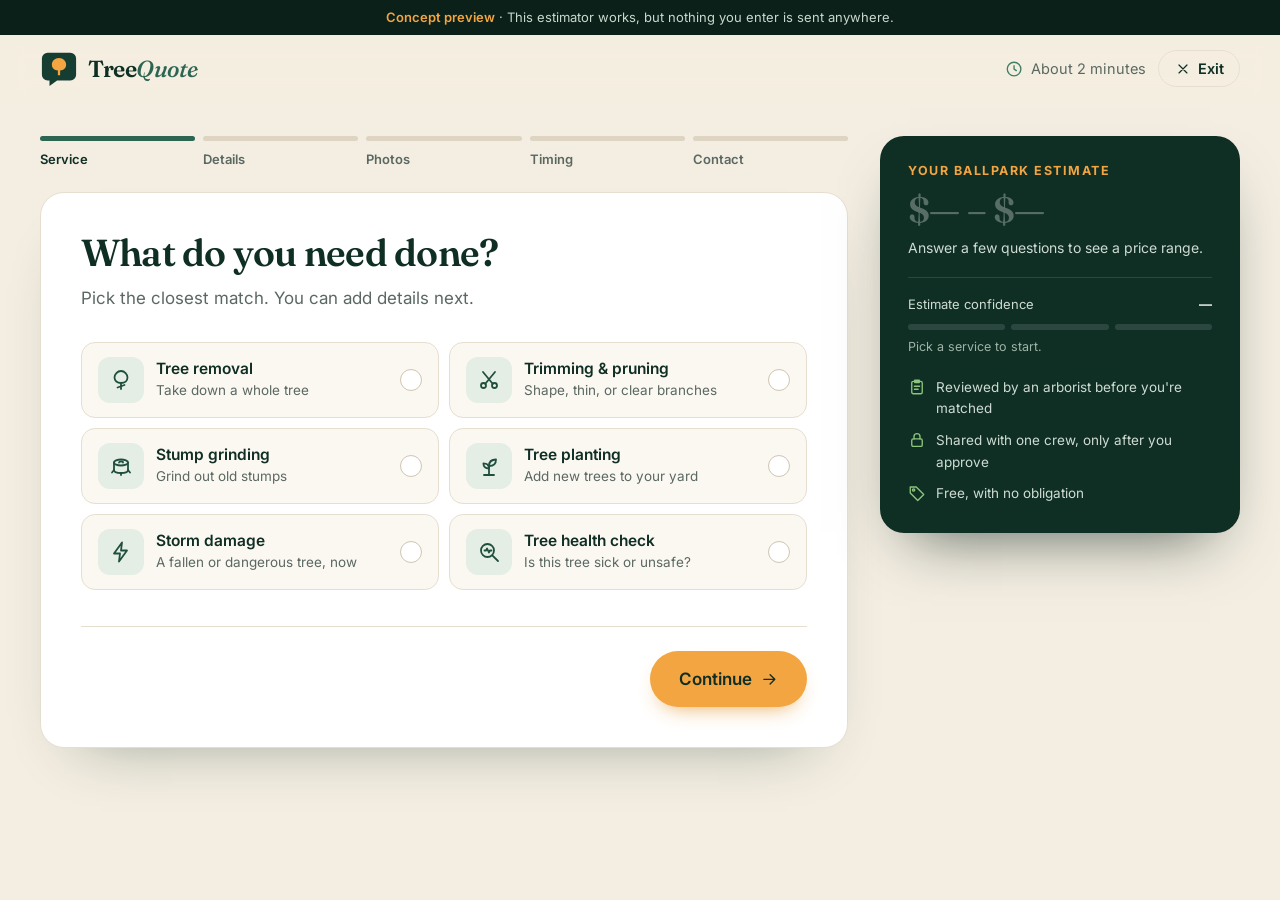
<file: quote.html>
<!doctype html>
<html lang="en">
<head>
  <meta charset="utf-8">
  <meta name="viewport" content="width=device-width, initial-scale=1">
  <title>Get a free quote — TreeQuote</title>
  <meta name="description" content="Answer a few questions, add photos, and see a ballpark price for tree removal, trimming, stump grinding, or planting in about two minutes.">
  <meta name="robots" content="noindex">
  <link rel="icon" href="assets/img/favicon.svg" type="image/svg+xml">
  <link rel="preconnect" href="https://fonts.googleapis.com">
  <link rel="preconnect" href="https://fonts.gstatic.com" crossorigin>
  <link href="https://fonts.googleapis.com/css2?family=Fraunces:ital,opsz,wght@0,9..144,400..700;1,9..144,400..700&family=Inter:wght@400;500;600;700&display=swap" rel="stylesheet">
  <link rel="stylesheet" href="assets/css/styles.css">
  <script>document.documentElement.classList.add('js')</script>
</head>
<body class="quote-page">
  <div class="demo-bar"><strong>Concept preview</strong> · This estimator works, but nothing you enter is sent anywhere.</div>

  <header class="site-header quote-header">
    <div class="container nav">
      <a class="brand" href="index.html" aria-label="TreeQuote home">
        <svg viewBox="0 0 40 40" aria-hidden="true"><path d="M8 3h24a6 6 0 0 1 6 6v17a6 6 0 0 1-6 6H18l-8 6v-6H8a6 6 0 0 1-6-6V9a6 6 0 0 1 6-6z" fill="#163d31"/><path d="M20 8.5c-4.4 0-7.5 3.2-7.5 6.9 0 3.3 2.6 5.8 6.3 6.1v5h2.4v-5c3.7-.3 6.3-2.8 6.3-6.1 0-3.7-3.1-6.9-7.5-6.9z" fill="#f2a541"/></svg>
        <span>Tree<em>Quote</em></span>
      </a>
      <div class="nav-cta">
        <span class="help"><svg class="ic" aria-hidden="true"><use href="#i-clock"/></svg>About 2 minutes</span>
        <a class="btn btn-ghost btn-sm" href="index.html"><svg class="ic" aria-hidden="true"><use href="#i-x"/></svg>Exit</a>
      </div>
    </div>
  </header>

  <main id="main" class="container quote-shell">
    <div>
      <ol class="progress" aria-label="Progress">
        <li>Service</li>
        <li>Details</li>
        <li>Photos</li>
        <li>Timing</li>
        <li>Contact</li>
      </ol>

      <form id="quote-form" class="wizard" novalidate>
        <!-- 1. Service -->
        <section class="step active" data-step="service">
          <h1>What do you need done?</h1>
          <p class="step-lede">Pick the closest match. You can add details next.</p>
          <fieldset class="q">
            <legend class="sr-only">Service</legend>
            <div class="options cols-2">
              <label class="opt"><input type="radio" name="service" value="removal"><span class="opt-body"><span class="opt-icon"><svg class="ic" aria-hidden="true"><use href="#i-removal"/></svg></span><span><b>Tree removal</b><small>Take down a whole tree</small></span><span class="opt-check"><svg class="ic" aria-hidden="true"><use href="#i-check"/></svg></span></span></label>
              <label class="opt"><input type="radio" name="service" value="trimming"><span class="opt-body"><span class="opt-icon"><svg class="ic" aria-hidden="true"><use href="#i-trimming"/></svg></span><span><b>Trimming &amp; pruning</b><small>Shape, thin, or clear branches</small></span><span class="opt-check"><svg class="ic" aria-hidden="true"><use href="#i-check"/></svg></span></span></label>
              <label class="opt"><input type="radio" name="service" value="stump"><span class="opt-body"><span class="opt-icon"><svg class="ic" aria-hidden="true"><use href="#i-stump"/></svg></span><span><b>Stump grinding</b><small>Grind out old stumps</small></span><span class="opt-check"><svg class="ic" aria-hidden="true"><use href="#i-check"/></svg></span></span></label>
              <label class="opt"><input type="radio" name="service" value="planting"><span class="opt-body"><span class="opt-icon"><svg class="ic" aria-hidden="true"><use href="#i-planting"/></svg></span><span><b>Tree planting</b><small>Add new trees to your yard</small></span><span class="opt-check"><svg class="ic" aria-hidden="true"><use href="#i-check"/></svg></span></span></label>
              <label class="opt"><input type="radio" name="service" value="emergency"><span class="opt-body"><span class="opt-icon"><svg class="ic" aria-hidden="true"><use href="#i-emergency"/></svg></span><span><b>Storm damage</b><small>A fallen or dangerous tree, now</small></span><span class="opt-check"><svg class="ic" aria-hidden="true"><use href="#i-check"/></svg></span></span></label>
              <label class="opt"><input type="radio" name="service" value="health"><span class="opt-body"><span class="opt-icon"><svg class="ic" aria-hidden="true"><use href="#i-health"/></svg></span><span><b>Tree health check</b><small>Is this tree sick or unsafe?</small></span><span class="opt-check"><svg class="ic" aria-hidden="true"><use href="#i-check"/></svg></span></span></label>
            </div>
          </fieldset>
        </section>

        <!-- 2. Details -->
        <section class="step" data-step="details">
          <h1 data-details-title>Tell us about the tree</h1>
          <p class="step-lede">Best guesses are fine. Your photos and the arborist fill in the rest.</p>

          <fieldset class="q" data-for="emergency">
            <legend>What happened?</legend>
            <div class="options cols-2">
              <label class="opt"><input type="radio" name="situation" value="structure"><span class="opt-body"><span class="opt-icon sm"><svg class="ic" aria-hidden="true"><use href="#i-house"/></svg></span><b>On the house, car, or fence</b><span class="opt-check"><svg class="ic" aria-hidden="true"><use href="#i-check"/></svg></span></span></label>
              <label class="opt"><input type="radio" name="situation" value="hanging"><span class="opt-body"><span class="opt-icon sm"><svg class="ic" aria-hidden="true"><use href="#i-alert"/></svg></span><b>Split or hanging — dangerous</b><span class="opt-check"><svg class="ic" aria-hidden="true"><use href="#i-check"/></svg></span></span></label>
              <label class="opt"><input type="radio" name="situation" value="blocking"><span class="opt-body"><span class="opt-icon sm"><svg class="ic" aria-hidden="true"><use href="#i-truck"/></svg></span><b>Blocking the driveway or road</b><span class="opt-check"><svg class="ic" aria-hidden="true"><use href="#i-check"/></svg></span></span></label>
              <label class="opt"><input type="radio" name="situation" value="down"><span class="opt-body"><span class="opt-icon sm"><svg class="ic" aria-hidden="true"><use href="#i-leaf"/></svg></span><b>Down in the yard</b><span class="opt-check"><svg class="ic" aria-hidden="true"><use href="#i-check"/></svg></span></span></label>
            </div>
          </fieldset>
          <p class="tip-inline" data-for="emergency"><svg class="ic" aria-hidden="true"><use href="#i-alert"/></svg><span>If anyone is hurt or a power line is down, call 911 and your utility first. Stay at least 30 feet away from downed lines.</span></p>

          <!-- Removal / trimming / emergency -->
          <fieldset class="q" data-for="removal trimming emergency">
            <legend>How many trees?</legend>
            <div class="options cols-4 seg">
              <label class="opt"><input type="radio" name="trees" value="1" checked><span class="opt-body">1</span></label>
              <label class="opt"><input type="radio" name="trees" value="2"><span class="opt-body">2</span></label>
              <label class="opt"><input type="radio" name="trees" value="3"><span class="opt-body">3</span></label>
              <label class="opt"><input type="radio" name="trees" value="4"><span class="opt-body">4+</span></label>
            </div>
          </fieldset>

          <fieldset class="q" data-for="removal trimming emergency">
            <legend>About how tall? <span class="q-hint">Compare it to your house.</span></legend>
            <div class="options cols-4">
              <label class="opt center"><input type="radio" name="height" value="xs"><span class="opt-body"><span class="glyph"><svg viewBox="0 0 24 32" height="18" aria-hidden="true"><path d="M12 2c-5 0-9 4-9 9.5 0 4.6 3.6 8 8 8.4V30h2V19.9c4.4-.4 8-3.8 8-8.4C21 6 17 2 12 2z" fill="currentColor"/></svg></span><span><b>Under 20 ft</b><small>Below the gutters</small></span></span></label>
              <label class="opt center"><input type="radio" name="height" value="sm"><span class="opt-body"><span class="glyph"><svg viewBox="0 0 24 32" height="27" aria-hidden="true"><path d="M12 2c-5 0-9 4-9 9.5 0 4.6 3.6 8 8 8.4V30h2V19.9c4.4-.4 8-3.8 8-8.4C21 6 17 2 12 2z" fill="currentColor"/></svg></span><span><b>20–40 ft</b><small>About two stories</small></span></span></label>
              <label class="opt center"><input type="radio" name="height" value="md"><span class="opt-body"><span class="glyph"><svg viewBox="0 0 24 32" height="37" aria-hidden="true"><path d="M12 2c-5 0-9 4-9 9.5 0 4.6 3.6 8 8 8.4V30h2V19.9c4.4-.4 8-3.8 8-8.4C21 6 17 2 12 2z" fill="currentColor"/></svg></span><span><b>40–60 ft</b><small>Above the roof</small></span></span></label>
              <label class="opt center"><input type="radio" name="height" value="lg"><span class="opt-body"><span class="glyph"><svg viewBox="0 0 24 32" height="48" aria-hidden="true"><path d="M12 2c-5 0-9 4-9 9.5 0 4.6 3.6 8 8 8.4V30h2V19.9c4.4-.4 8-3.8 8-8.4C21 6 17 2 12 2z" fill="currentColor"/></svg></span><span><b>60 ft+</b><small>Towers over it</small></span></span></label>
            </div>
          </fieldset>

          <fieldset class="q" data-for="removal emergency">
            <legend>How thick is the trunk? <span class="q-hint">Across, at chest height.</span></legend>
            <div class="options cols-4">
              <label class="opt center"><input type="radio" name="trunk" value="xs"><span class="opt-body"><span class="glyph"><svg viewBox="0 0 48 48" height="48" aria-hidden="true"><circle cx="24" cy="24" r="7" fill="currentColor" fill-opacity=".14" stroke="currentColor" stroke-width="2"/><circle cx="24" cy="24" r="3.5" fill="none" stroke="currentColor" stroke-opacity=".5" stroke-width="1.5"/></svg></span><span><b>Under 12 in</b><small>Dinner plate</small></span></span></label>
              <label class="opt center"><input type="radio" name="trunk" value="sm"><span class="opt-body"><span class="glyph"><svg viewBox="0 0 48 48" height="48" aria-hidden="true"><circle cx="24" cy="24" r="11" fill="currentColor" fill-opacity=".14" stroke="currentColor" stroke-width="2"/><circle cx="24" cy="24" r="6" fill="none" stroke="currentColor" stroke-opacity=".5" stroke-width="1.5"/></svg></span><span><b>12–24 in</b><small>Car tire</small></span></span></label>
              <label class="opt center"><input type="radio" name="trunk" value="md"><span class="opt-body"><span class="glyph"><svg viewBox="0 0 48 48" height="48" aria-hidden="true"><circle cx="24" cy="24" r="16" fill="currentColor" fill-opacity=".14" stroke="currentColor" stroke-width="2"/><circle cx="24" cy="24" r="9" fill="none" stroke="currentColor" stroke-opacity=".5" stroke-width="1.5"/></svg></span><span><b>24–36 in</b><small>Patio table</small></span></span></label>
              <label class="opt center"><input type="radio" name="trunk" value="lg"><span class="opt-body"><span class="glyph"><svg viewBox="0 0 48 48" height="48" aria-hidden="true"><circle cx="24" cy="24" r="21.5" fill="currentColor" fill-opacity=".14" stroke="currentColor" stroke-width="2"/><circle cx="24" cy="24" r="12.5" fill="none" stroke="currentColor" stroke-opacity=".5" stroke-width="1.5"/><circle cx="24" cy="24" r="5" fill="none" stroke="currentColor" stroke-opacity=".35" stroke-width="1.5"/></svg></span><span><b>36 in+</b><small>Even bigger</small></span></span></label>
            </div>
          </fieldset>

          <fieldset class="q" data-for="removal trimming emergency">
            <legend>What's close to it? <span class="q-hint">Pick all that apply.</span></legend>
            <div class="options cols-2">
              <label class="opt"><input type="checkbox" name="nearby" value="house"><span class="opt-body"><span class="opt-icon sm"><svg class="ic" aria-hidden="true"><use href="#i-house"/></svg></span><b>House or building</b><span class="opt-check box"><svg class="ic" aria-hidden="true"><use href="#i-check"/></svg></span></span></label>
              <label class="opt"><input type="checkbox" name="nearby" value="lines"><span class="opt-body"><span class="opt-icon sm"><svg class="ic" aria-hidden="true"><use href="#i-bolt"/></svg></span><b>Power lines</b><span class="opt-check box"><svg class="ic" aria-hidden="true"><use href="#i-check"/></svg></span></span></label>
              <label class="opt"><input type="checkbox" name="nearby" value="fence"><span class="opt-body"><span class="opt-icon sm"><svg class="ic" aria-hidden="true"><use href="#i-fence"/></svg></span><b>Fence, deck, or driveway</b><span class="opt-check box"><svg class="ic" aria-hidden="true"><use href="#i-check"/></svg></span></span></label>
              <label class="opt"><input type="checkbox" name="nearby" value="access"><span class="opt-body"><span class="opt-icon sm"><svg class="ic" aria-hidden="true"><use href="#i-gate"/></svg></span><b>Backyard only or tight gate</b><span class="opt-check box"><svg class="ic" aria-hidden="true"><use href="#i-check"/></svg></span></span></label>
              <label class="opt"><input type="checkbox" name="nearby" value="slope"><span class="opt-body"><span class="opt-icon sm"><svg class="ic" aria-hidden="true"><use href="#i-slope"/></svg></span><b>On a slope</b><span class="opt-check box"><svg class="ic" aria-hidden="true"><use href="#i-check"/></svg></span></span></label>
            </div>
          </fieldset>
          <p class="tip-inline" data-tip="lines" hidden><svg class="ic" aria-hidden="true"><use href="#i-info"/></svg><span>Lines running from the pole to your house are usually fine for our crews. Lines on the pole itself may need the utility — we coordinate that for you.</span></p>

          <fieldset class="q" data-for="removal trimming">
            <legend>What shape is it in?</legend>
            <div class="options cols-4 seg">
              <label class="opt"><input type="radio" name="condition" value="healthy" checked><span class="opt-body">Healthy</span></label>
              <label class="opt"><input type="radio" name="condition" value="dead"><span class="opt-body">Dead or dying</span></label>
              <label class="opt"><input type="radio" name="condition" value="leaning"><span class="opt-body">Leaning</span></label>
              <label class="opt"><input type="radio" name="condition" value="storm"><span class="opt-body">Storm-damaged</span></label>
            </div>
          </fieldset>

          <fieldset class="q" data-for="removal emergency">
            <legend>Grind the stump too?</legend>
            <div class="options cols-2 keep">
              <label class="opt"><input type="radio" name="stumpgrind" value="yes"><span class="opt-body"><span><b>Yes, grind it</b><small>Lawn-ready when we leave</small></span><span class="opt-check"><svg class="ic" aria-hidden="true"><use href="#i-check"/></svg></span></span></label>
              <label class="opt"><input type="radio" name="stumpgrind" value="no" checked><span class="opt-body"><span><b>No, leave it</b><small>Cut flush to the ground</small></span><span class="opt-check"><svg class="ic" aria-hidden="true"><use href="#i-check"/></svg></span></span></label>
            </div>
          </fieldset>

          <fieldset class="q" data-for="removal emergency">
            <legend>What about the wood?</legend>
            <div class="options cols-2 keep">
              <label class="opt"><input type="radio" name="wood" value="haul" checked><span class="opt-body"><span><b>Haul it all away</b><small>Included in the price</small></span><span class="opt-check"><svg class="ic" aria-hidden="true"><use href="#i-check"/></svg></span></span></label>
              <label class="opt"><input type="radio" name="wood" value="firewood"><span class="opt-body"><span><b>Leave logs for firewood</b><small>Saves about 10%</small></span><span class="opt-check"><svg class="ic" aria-hidden="true"><use href="#i-check"/></svg></span></span></label>
            </div>
          </fieldset>

          <!-- Stump -->
          <fieldset class="q" data-for="stump">
            <legend>How many stumps?</legend>
            <div class="options cols-4 seg">
              <label class="opt"><input type="radio" name="stumps" value="1" checked><span class="opt-body">1</span></label>
              <label class="opt"><input type="radio" name="stumps" value="2"><span class="opt-body">2</span></label>
              <label class="opt"><input type="radio" name="stumps" value="3"><span class="opt-body">3</span></label>
              <label class="opt"><input type="radio" name="stumps" value="4"><span class="opt-body">4+</span></label>
            </div>
          </fieldset>
          <fieldset class="q" data-for="stump">
            <legend>How wide is the biggest one?</legend>
            <div class="options cols-4">
              <label class="opt center"><input type="radio" name="stumpsize" value="xs"><span class="opt-body"><span class="glyph"><svg viewBox="0 0 48 48" height="48" aria-hidden="true"><circle cx="24" cy="24" r="7" fill="currentColor" fill-opacity=".14" stroke="currentColor" stroke-width="2"/><circle cx="24" cy="24" r="3.5" fill="none" stroke="currentColor" stroke-opacity=".5" stroke-width="1.5"/></svg></span><span><b>Under 12 in</b><small>Dinner plate</small></span></span></label>
              <label class="opt center"><input type="radio" name="stumpsize" value="sm"><span class="opt-body"><span class="glyph"><svg viewBox="0 0 48 48" height="48" aria-hidden="true"><circle cx="24" cy="24" r="11" fill="currentColor" fill-opacity=".14" stroke="currentColor" stroke-width="2"/><circle cx="24" cy="24" r="6" fill="none" stroke="currentColor" stroke-opacity=".5" stroke-width="1.5"/></svg></span><span><b>12–24 in</b><small>Car tire</small></span></span></label>
              <label class="opt center"><input type="radio" name="stumpsize" value="md"><span class="opt-body"><span class="glyph"><svg viewBox="0 0 48 48" height="48" aria-hidden="true"><circle cx="24" cy="24" r="16" fill="currentColor" fill-opacity=".14" stroke="currentColor" stroke-width="2"/><circle cx="24" cy="24" r="9" fill="none" stroke="currentColor" stroke-opacity=".5" stroke-width="1.5"/></svg></span><span><b>24–36 in</b><small>Patio table</small></span></span></label>
              <label class="opt center"><input type="radio" name="stumpsize" value="lg"><span class="opt-body"><span class="glyph"><svg viewBox="0 0 48 48" height="48" aria-hidden="true"><circle cx="24" cy="24" r="21.5" fill="currentColor" fill-opacity=".14" stroke="currentColor" stroke-width="2"/><circle cx="24" cy="24" r="12.5" fill="none" stroke="currentColor" stroke-opacity=".5" stroke-width="1.5"/><circle cx="24" cy="24" r="5" fill="none" stroke="currentColor" stroke-opacity=".35" stroke-width="1.5"/></svg></span><span><b>36 in+</b><small>Even bigger</small></span></span></label>
            </div>
          </fieldset>
          <fieldset class="q" data-for="stump">
            <legend>Anything else? <span class="q-hint">Optional.</span></legend>
            <div class="options cols-2">
              <label class="opt"><input type="checkbox" name="stumpextras" value="access"><span class="opt-body"><span class="opt-icon sm"><svg class="ic" aria-hidden="true"><use href="#i-gate"/></svg></span><b>Backyard only or tight gate</b><span class="opt-check box"><svg class="ic" aria-hidden="true"><use href="#i-check"/></svg></span></span></label>
              <label class="opt"><input type="checkbox" name="stumpextras" value="backfill"><span class="opt-body"><span class="opt-icon sm"><svg class="ic" aria-hidden="true"><use href="#i-leaf"/></svg></span><b>Haul grindings, add topsoil</b><span class="opt-check box"><svg class="ic" aria-hidden="true"><use href="#i-check"/></svg></span></span></label>
            </div>
          </fieldset>

          <!-- Planting -->
          <fieldset class="q" data-for="planting">
            <legend>How many trees?</legend>
            <div class="options cols-4 seg">
              <label class="opt"><input type="radio" name="plantcount" value="1" checked><span class="opt-body">1</span></label>
              <label class="opt"><input type="radio" name="plantcount" value="2"><span class="opt-body">2</span></label>
              <label class="opt"><input type="radio" name="plantcount" value="3"><span class="opt-body">3</span></label>
              <label class="opt"><input type="radio" name="plantcount" value="4"><span class="opt-body">4+</span></label>
            </div>
          </fieldset>
          <fieldset class="q" data-for="planting">
            <legend>What size?</legend>
            <div class="options cols-2">
              <label class="opt"><input type="radio" name="plantsize" value="small"><span class="opt-body"><span><b>Small · 5–6 ft</b><small>5–7 gallon pot. Budget-friendly and grows in fast.</small></span><span class="opt-check"><svg class="ic" aria-hidden="true"><use href="#i-check"/></svg></span></span></label>
              <label class="opt"><input type="radio" name="plantsize" value="medium"><span class="opt-body"><span><b>Medium · 8–10 ft</b><small>15–25 gallon. The most popular size.</small></span><span class="opt-check"><svg class="ic" aria-hidden="true"><use href="#i-check"/></svg></span></span></label>
              <label class="opt"><input type="radio" name="plantsize" value="large"><span class="opt-body"><span><b>Large · 12–15 ft</b><small>Balled and burlapped. Shade and privacy right away.</small></span><span class="opt-check"><svg class="ic" aria-hidden="true"><use href="#i-check"/></svg></span></span></label>
              <label class="opt"><input type="radio" name="plantsize" value="unsure"><span class="opt-body"><span><b>Not sure</b><small>An arborist will recommend a size for the spot.</small></span><span class="opt-check"><svg class="ic" aria-hidden="true"><use href="#i-check"/></svg></span></span></label>
            </div>
          </fieldset>
          <fieldset class="q" data-for="planting">
            <legend>Extras <span class="q-hint">Optional.</span></legend>
            <div class="options cols-2">
              <label class="opt"><input type="checkbox" name="plantextras" value="species" checked><span class="opt-body"><span class="opt-icon sm"><svg class="ic" aria-hidden="true"><use href="#i-leaf"/></svg></span><b>Help me pick the species</b><span class="opt-check box"><svg class="ic" aria-hidden="true"><use href="#i-check"/></svg></span></span></label>
              <label class="opt"><input type="checkbox" name="plantextras" value="removeold"><span class="opt-body"><span class="opt-icon sm"><svg class="ic" aria-hidden="true"><use href="#i-stump"/></svg></span><b>Remove an old tree or stump first</b><span class="opt-check box"><svg class="ic" aria-hidden="true"><use href="#i-check"/></svg></span></span></label>
            </div>
          </fieldset>

          <!-- Health -->
          <fieldset class="q" data-for="health">
            <legend>What are you noticing? <span class="q-hint">Pick all that apply.</span></legend>
            <div class="options cols-2">
              <label class="opt"><input type="checkbox" name="concerns" value="thinning"><span class="opt-body"><b>Leaves thinning or dying early</b><span class="opt-check box"><svg class="ic" aria-hidden="true"><use href="#i-check"/></svg></span></span></label>
              <label class="opt"><input type="checkbox" name="concerns" value="cracks"><span class="opt-body"><b>Cracks, cavities, or mushrooms</b><span class="opt-check box"><svg class="ic" aria-hidden="true"><use href="#i-check"/></svg></span></span></label>
              <label class="opt"><input type="checkbox" name="concerns" value="leaning"><span class="opt-body"><b>Leaning more than before</b><span class="opt-check box"><svg class="ic" aria-hidden="true"><use href="#i-check"/></svg></span></span></label>
              <label class="opt"><input type="checkbox" name="concerns" value="falling"><span class="opt-body"><b>Branches dropping</b><span class="opt-check box"><svg class="ic" aria-hidden="true"><use href="#i-check"/></svg></span></span></label>
              <label class="opt"><input type="checkbox" name="concerns" value="pests"><span class="opt-body"><b>Bugs, holes, or oozing sap</b><span class="opt-check box"><svg class="ic" aria-hidden="true"><use href="#i-check"/></svg></span></span></label>
              <label class="opt"><input type="checkbox" name="concerns" value="general"><span class="opt-body"><b>Just want a checkup</b><span class="opt-check box"><svg class="ic" aria-hidden="true"><use href="#i-check"/></svg></span></span></label>
            </div>
          </fieldset>
          <fieldset class="q" data-for="health">
            <legend>What do you need from the visit?</legend>
            <div class="options cols-2">
              <label class="opt"><input type="radio" name="report" value="no" checked><span class="opt-body"><span><b>A walkthrough</b><small>The arborist walks the tree with you and explains.</small></span><span class="opt-check"><svg class="ic" aria-hidden="true"><use href="#i-check"/></svg></span></span></label>
              <label class="opt"><input type="radio" name="report" value="yes"><span class="opt-body"><span><b>A written report</b><small>For insurance, an HOA, or a home sale.</small></span><span class="opt-check"><svg class="ic" aria-hidden="true"><use href="#i-check"/></svg></span></span></label>
            </div>
          </fieldset>
        </section>

        <!-- 3. Photos -->
        <section class="step" data-step="photos">
          <h1>Add a few photos</h1>
          <p class="step-lede">Photos tighten your price range and let most jobs skip the site visit. Two or three is plenty.</p>
          <label class="dropzone" for="photo-input">
            <span class="ic-wrap"><svg class="ic" aria-hidden="true"><use href="#i-camera"/></svg></span>
            <b>Tap to add photos</b>
            <span>or drag them here · JPG, PNG, or HEIC</span>
            <input id="photo-input" class="sr-only" type="file" accept="image/*" multiple>
          </label>
          <div class="thumbs" data-thumbs></div>
          <button type="button" class="sample-link" data-samples>No photos handy? Try it with sample photos</button>

          <div class="ai-check" data-ai hidden>
            <div class="ai-check-head"><svg class="ic" aria-hidden="true"><use href="#i-sparkle"/></svg>Reading your photos<span class="tagline">AI preview</span></div>
            <ul data-ai-list></ul>
            <p class="ai-result" data-ai-result hidden></p>
          </div>

          <div class="photo-tips">
            <div class="tip"><svg class="ic" aria-hidden="true"><use href="#i-image"/></svg><span><b>The whole tree</b>Step back so we see all of it, plus the house next to it.</span></div>
            <div class="tip"><svg class="ic" aria-hidden="true"><use href="#i-ruler"/></svg><span><b>The base of the trunk</b>A close-up with something for scale, like a shoe.</span></div>
            <div class="tip"><svg class="ic" aria-hidden="true"><use href="#i-alert"/></svg><span><b>Problem spots</b>Cracks, dead limbs, or anything over the roof.</span></div>
          </div>
        </section>

        <!-- 4. Timing -->
        <section class="step" data-step="timing">
          <h1>When and where?</h1>
          <p class="step-lede">This helps us match you with a crew that's nearby and free when you need them.</p>
          <fieldset class="q">
            <legend>How soon?</legend>
            <div class="options cols-2">
              <label class="opt"><input type="radio" name="urgency" value="emergency"><span class="opt-body"><span class="opt-icon sm"><svg class="ic" aria-hidden="true"><use href="#i-emergency"/></svg></span><span><b>Emergency</b><small>Need help today</small></span><span class="opt-check"><svg class="ic" aria-hidden="true"><use href="#i-check"/></svg></span></span></label>
              <label class="opt"><input type="radio" name="urgency" value="soon"><span class="opt-body"><span class="opt-icon sm"><svg class="ic" aria-hidden="true"><use href="#i-clock"/></svg></span><span><b>Soon</b><small>Within 1–2 weeks</small></span><span class="opt-check"><svg class="ic" aria-hidden="true"><use href="#i-check"/></svg></span></span></label>
              <label class="opt"><input type="radio" name="urgency" value="flexible"><span class="opt-body"><span class="opt-icon sm"><svg class="ic" aria-hidden="true"><use href="#i-calendar"/></svg></span><span><b>Flexible</b><small>Within a month · saves 5%</small></span><span class="opt-check"><svg class="ic" aria-hidden="true"><use href="#i-check"/></svg></span></span></label>
              <label class="opt"><input type="radio" name="urgency" value="planning"><span class="opt-body"><span class="opt-icon sm"><svg class="ic" aria-hidden="true"><use href="#i-clipboard"/></svg></span><span><b>Just planning</b><small>Getting prices for later</small></span><span class="opt-check"><svg class="ic" aria-hidden="true"><use href="#i-check"/></svg></span></span></label>
            </div>
          </fieldset>
          <div class="field">
            <label for="zip">ZIP code of the property</label>
            <div class="field-icon" style="max-width:260px">
              <svg class="ic" aria-hidden="true"><use href="#i-pin"/></svg>
              <input class="input" id="zip" name="zip" inputmode="numeric" autocomplete="postal-code" maxlength="5" placeholder="e.g. 30305">
            </div>
          </div>
          <fieldset class="q">
            <legend>Property type</legend>
            <div class="options cols-4 seg">
              <label class="opt"><input type="radio" name="property" value="house" checked><span class="opt-body">House</span></label>
              <label class="opt"><input type="radio" name="property" value="hoa"><span class="opt-body">Townhome / HOA</span></label>
              <label class="opt"><input type="radio" name="property" value="rental"><span class="opt-body">Rental</span></label>
              <label class="opt"><input type="radio" name="property" value="commercial"><span class="opt-body">Business</span></label>
            </div>
          </fieldset>
          <div class="field">
            <label for="notes">Anything the crew should know? <span class="q-hint">Optional</span></label>
            <textarea class="input" id="notes" name="notes" placeholder="Gate code, dogs in the yard, HOA rules, a neighbor's fence…"></textarea>
          </div>
        </section>

        <!-- 5. Contact -->
        <section class="step" data-step="contact">
          <h1>Where should we send your quote?</h1>
          <p class="step-lede">An arborist reviews your request and sends one firm quote. No spam, no sales calls.</p>
          <div class="field-row">
            <div class="field"><label for="first">First name</label><input class="input" id="first" name="first" autocomplete="given-name"></div>
            <div class="field"><label for="last">Last name <span class="q-hint">Optional</span></label><input class="input" id="last" name="last" autocomplete="family-name"></div>
          </div>
          <div class="field-row">
            <div class="field"><label for="email">Email</label><input class="input" id="email" name="email" type="email" autocomplete="email"></div>
            <div class="field"><label for="phone">Mobile phone</label><input class="input" id="phone" name="phone" type="tel" autocomplete="tel" placeholder="(555) 555-0123"></div>
          </div>
          <fieldset class="q">
            <legend>Best way to reach you</legend>
            <div class="options cols-3 seg">
              <label class="opt"><input type="radio" name="contact" value="text" checked><span class="opt-body">Text</span></label>
              <label class="opt"><input type="radio" name="contact" value="call"><span class="opt-body">Call</span></label>
              <label class="opt"><input type="radio" name="contact" value="email"><span class="opt-body">Email</span></label>
            </div>
          </fieldset>
          <p class="consent">By continuing, you agree that TreeQuote may contact you about this request. We share your details with one crew, and only after you approve their quote.</p>
          <div class="demo-note"><svg class="ic" aria-hidden="true"><use href="#i-info"/></svg><span><b>Concept demo:</b> nothing you enter leaves this browser tab.</span></div>
        </section>

        <!-- Done -->
        <section class="step" data-step="done" aria-live="polite"></section>

        <div class="wizard-nav" data-nav>
          <button type="button" class="btn btn-ghost" data-back hidden><svg class="ic" aria-hidden="true"><use href="#i-arrow-left"/></svg>Back</button>
          <span class="spacer"></span>
          <span class="form-error" role="alert" data-error><svg class="ic" aria-hidden="true"><use href="#i-alert"/></svg><span></span></span>
          <button type="submit" class="btn btn-primary btn-lg" data-next>Continue <svg class="ic" aria-hidden="true"><use href="#i-arrow"/></svg></button>
        </div>
      </form>
    </div>

    <aside class="estimate" aria-label="Your ballpark estimate" aria-live="polite">
      <h2>Your ballpark estimate</h2>
      <div class="est-range empty" data-est-range>$— – $—</div>
      <p class="est-sub" data-est-sub>Answer a few questions to see a price range.</p>
      <ul class="est-lines" data-est-lines></ul>
      <p class="est-widen" data-est-widen hidden>Range is about 10% wider until you add photos.</p>
      <div class="confidence">
        <div class="conf-label"><span>Estimate confidence</span><b data-conf-label>—</b></div>
        <div class="conf-bar" data-conf><span></span><span></span><span></span></div>
        <div class="conf-hint" data-conf-hint>Pick a service to start.</div>
      </div>
      <div class="est-promise">
        <div><svg class="ic" aria-hidden="true"><use href="#i-clipboard"/></svg>Reviewed by an arborist before you're matched</div>
        <div><svg class="ic" aria-hidden="true"><use href="#i-lock"/></svg>Shared with one crew, only after you approve</div>
        <div><svg class="ic" aria-hidden="true"><use href="#i-tag"/></svg>Free, with no obligation</div>
      </div>
    </aside>
  </main>

  <div class="est-mini" aria-hidden="true">
    <div><small>Ballpark</small><b data-mini-range>Answer to see</b></div>
    <div class="conf-bar" data-conf-mini><span></span><span></span><span></span></div>
  </div>

  <script src="assets/js/main.js"></script>
  <script src="assets/js/quote.js"></script>
</body>
</html>
</file>
<file: assets/css/styles.css>
/* ==========================================================================
   TreeQuote — concept site
   ========================================================================== */

:root {
  --forest-950: #0a2019;
  --forest-900: #0f2e24;
  --forest-800: #163d31;
  --forest-700: #1f4f3f;
  --forest-600: #2c6652;
  --forest-500: #3f7f67;
  --leaf-400: #8cc47c;
  --sage-100: #e5eee4;
  --sage-50: #f2f7f1;
  --paper: #fbf8f2;
  --cream: #f4eee2;
  --line: #e6dfd0;
  --ink: #17221d;
  --muted: #5b6862;
  --amber: #f2a541;
  --amber-600: #e38f24;
  --amber-100: #fcefd9;
  --danger: #b4441a;
  --radius: 22px;
  --shadow-soft: 0 30px 60px -40px rgba(15, 46, 36, 0.45);
  --shadow-float: 0 24px 48px -20px rgba(15, 46, 36, 0.45);
}

*, *::before, *::after { box-sizing: border-box; }

html { scroll-behavior: smooth; -webkit-text-size-adjust: 100%; }

body {
  margin: 0;
  font-family: "Inter", system-ui, -apple-system, "Segoe UI", Roboto, sans-serif;
  font-size: 17px;
  line-height: 1.6;
  color: var(--ink);
  background: var(--paper);
  -webkit-font-smoothing: antialiased;
  text-rendering: optimizeLegibility;
}

img, svg { display: block; max-width: 100%; }
a { color: inherit; }
button, input, select, textarea { font: inherit; color: inherit; }

h1, h2, h3, h4 {
  font-family: "Fraunces", Georgia, serif;
  font-weight: 600;
  line-height: 1.08;
  letter-spacing: -0.02em;
  color: var(--forest-900);
  margin: 0 0 0.55em;
  font-optical-sizing: auto;
}
h1 { font-size: clamp(2.5rem, 5.2vw, 4.25rem); }
h2 { font-size: clamp(2rem, 3.6vw, 3rem); }
h3 { font-size: 1.32rem; letter-spacing: -0.01em; }
p { margin: 0 0 1em; }

.container { width: min(1200px, calc(100% - 40px)); margin-inline: auto; }

.ic {
  width: 1.25em; height: 1.25em; flex: none;
  fill: none; stroke: currentColor; stroke-width: 1.8;
  stroke-linecap: round; stroke-linejoin: round;
}

[hidden] { display: none !important; }

.sr-only {
  position: absolute; width: 1px; height: 1px; padding: 0; margin: -1px;
  overflow: hidden; clip: rect(0, 0, 0, 0); white-space: nowrap; border: 0;
}

.skip-link {
  position: absolute; left: 16px; top: -60px; z-index: 100;
  background: var(--forest-900); color: #fff; padding: 10px 16px; border-radius: 10px;
}
.skip-link:focus { top: 12px; }

:focus-visible { outline: 3px solid var(--amber); outline-offset: 2px; }

/* ---------- Concept bar ---------- */
.demo-bar {
  background: var(--forest-950);
  color: #c9d8cf;
  font-size: 13px;
  line-height: 1.45;
  text-align: center;
  padding: 8px 16px;
}
.demo-bar strong { color: var(--amber); font-weight: 600; }

/* ---------- Header ---------- */
.site-header {
  position: sticky; top: 0; z-index: 50;
  background: rgba(251, 248, 242, 0.88);
  -webkit-backdrop-filter: saturate(1.4) blur(12px);
  backdrop-filter: saturate(1.4) blur(12px);
  border-bottom: 1px solid transparent;
  transition: border-color 0.2s, box-shadow 0.2s;
}
.site-header.scrolled {
  border-color: var(--line);
  box-shadow: 0 6px 24px -18px rgba(15, 46, 36, 0.35);
}
.nav { display: flex; align-items: center; justify-content: space-between; height: 74px; gap: 24px; }

.brand {
  display: inline-flex; align-items: center; gap: 10px;
  text-decoration: none;
  font-family: "Fraunces", Georgia, serif; font-weight: 600; font-size: 1.45rem;
  letter-spacing: -0.02em; color: var(--forest-900);
}
.brand svg { width: 38px; height: 38px; flex: none; }
.brand em { font-style: italic; font-weight: 500; color: var(--forest-600); }

.nav-links { display: flex; align-items: center; gap: 30px; list-style: none; margin: 0; padding: 0; }
.nav-links a { text-decoration: none; font-size: 15px; font-weight: 500; color: var(--ink); opacity: 0.82; transition: opacity 0.15s, color 0.15s; }
.nav-links a:hover { opacity: 1; color: var(--forest-600); }
.nav-cta { display: flex; align-items: center; gap: 12px; }

.menu-toggle {
  display: none; place-items: center;
  width: 44px; height: 44px; border-radius: 12px;
  border: 1px solid var(--line); background: #fff; cursor: pointer;
}
.menu-toggle .ic { width: 22px; height: 22px; }

/* ---------- Buttons ---------- */
.btn {
  display: inline-flex; align-items: center; justify-content: center; gap: 0.5em;
  padding: 0.85em 1.35em; border-radius: 999px; border: 1.5px solid transparent;
  font-weight: 600; font-size: 16px; line-height: 1.2; text-decoration: none; cursor: pointer;
  white-space: nowrap;
  transition: transform 0.15s ease, background-color 0.15s ease, box-shadow 0.15s ease, border-color 0.15s ease;
}
.btn:hover { transform: translateY(-1px); }
.btn:active { transform: none; }
.btn .ic { width: 1.1em; height: 1.1em; }
.btn-primary { background: var(--amber); color: var(--forest-900); box-shadow: 0 10px 22px -12px rgba(227, 143, 36, 0.9); }
.btn-primary:hover { background: var(--amber-600); }
.btn-dark { background: var(--forest-800); color: #fff; }
.btn-dark:hover { background: var(--forest-700); }
.btn-ghost { background: transparent; border-color: var(--line); color: var(--forest-900); }
.btn-ghost:hover { border-color: var(--forest-600); }
.btn-light { background: #fff; color: var(--forest-900); }
.btn-outline-light { background: transparent; color: #fff; border-color: rgba(255, 255, 255, 0.4); }
.btn-outline-light:hover { border-color: #fff; }
.btn-lg { padding: 1em 1.6em; font-size: 17px; }
.btn-sm { padding: 0.6em 1.05em; font-size: 14.5px; }
.btn .short { display: none; }
.btn[disabled] { opacity: 0.5; cursor: not-allowed; transform: none; }

/* ---------- Shared bits ---------- */
.eyebrow {
  display: inline-flex; align-items: center; gap: 8px;
  font-size: 13px; font-weight: 700; letter-spacing: 0.12em; text-transform: uppercase;
  color: var(--forest-600); margin-bottom: 16px;
}
.pill {
  display: inline-flex; align-items: center; gap: 8px;
  padding: 6px 14px 6px 6px; border-radius: 999px;
  background: var(--sage-100); color: var(--forest-700);
  font-size: 14px; font-weight: 600; margin-bottom: 22px;
}
.pill .dot { width: 24px; height: 24px; border-radius: 50%; background: var(--forest-700); color: var(--amber); display: grid; place-items: center; }
.pill .dot .ic { width: 14px; height: 14px; }

.section { padding: 104px 0; }
.section-head { max-width: 720px; margin: 0 auto 56px; text-align: center; }
.section-head p { font-size: 1.1rem; color: var(--muted); margin: 0; }
.section-head.left { margin-left: 0; text-align: left; }

.ic-wrap {
  width: 48px; height: 48px; border-radius: 14px;
  background: var(--sage-100); color: var(--forest-700);
  display: grid; place-items: center; flex: none;
}
.ic-wrap .ic { width: 24px; height: 24px; }

/* ---------- Hero ---------- */
.hero { position: relative; padding: 56px 0 104px; overflow: hidden; isolation: isolate; }
.hero::before {
  content: ""; position: absolute; inset: 0; z-index: -1;
  background:
    radial-gradient(900px 520px at 88% 8%, var(--sage-100), transparent 62%),
    radial-gradient(700px 420px at -5% 105%, var(--amber-100), transparent 60%);
}
.hero-grid { display: grid; grid-template-columns: 1.05fr 0.95fr; gap: 64px; align-items: center; }
.hero h1 em { font-style: italic; font-weight: 500; color: var(--forest-600); }
.hero-lede { font-size: 1.16rem; color: var(--muted); max-width: 33em; margin-bottom: 28px; }

.quick {
  background: #fff; border: 1px solid var(--line); border-radius: var(--radius);
  padding: 20px; box-shadow: var(--shadow-soft); max-width: 600px;
}
.quick-label { display: block; font-weight: 600; font-size: 15px; margin-bottom: 12px; color: var(--forest-900); }
.chips { display: grid; grid-template-columns: repeat(3, 1fr); gap: 8px; margin-bottom: 14px; }
.chip {
  display: flex; align-items: center; gap: 8px;
  padding: 11px 12px; border: 1.5px solid var(--line); border-radius: 12px;
  background: var(--paper); font-size: 14.5px; font-weight: 500; text-align: left; cursor: pointer;
  transition: border-color 0.15s, background-color 0.15s, color 0.15s;
}
.chip:hover { border-color: var(--forest-500); }
.chip .ic { color: var(--forest-600); }
.chip[aria-pressed="true"] { background: var(--forest-800); border-color: var(--forest-800); color: #fff; }
.chip[aria-pressed="true"] .ic { color: var(--amber); }
.quick-row { display: flex; gap: 10px; }
.field-icon { flex: 1; position: relative; }
.field-icon > .ic { position: absolute; left: 14px; top: 50%; transform: translateY(-50%); color: var(--muted); pointer-events: none; }
.field-icon .input { padding-left: 44px; }
.quick-note { display: flex; align-items: center; gap: 6px; font-size: 13.5px; color: var(--muted); margin: 12px 2px 0; }
.quick-note .ic { width: 16px; height: 16px; color: var(--forest-500); }

.input {
  width: 100%; padding: 14px 16px;
  border: 1.5px solid var(--line); border-radius: 12px; background: #fff; font-size: 16px;
  transition: border-color 0.15s, box-shadow 0.15s;
}
.input::placeholder { color: #98a39d; }
.input:focus { outline: none; border-color: var(--forest-600); box-shadow: 0 0 0 4px rgba(44, 102, 82, 0.15); }
.input.invalid { border-color: var(--danger); }

.trust { display: flex; flex-wrap: wrap; gap: 10px 24px; margin: 26px 0 0; padding: 0; list-style: none; }
.trust li { display: flex; align-items: center; gap: 8px; font-size: 14.5px; font-weight: 500; color: var(--forest-800); }
.trust .ic { color: var(--forest-500); }

.hero-media { position: relative; }
.hero-photo { border-radius: 28px; overflow: hidden; aspect-ratio: 4 / 5; box-shadow: 0 40px 80px -40px rgba(15, 46, 36, 0.6); background: var(--sage-100); }
.hero-photo img { width: 100%; height: 100%; object-fit: cover; object-position: 30% 40%; }

.float-card {
  position: absolute; background: #fff; border-radius: 18px;
  box-shadow: var(--shadow-float); border: 1px solid rgba(230, 223, 208, 0.8);
}
.estimate-card { left: -52px; bottom: 44px; width: 304px; padding: 18px 20px 16px; }
.ec-top { display: flex; justify-content: space-between; align-items: center; margin-bottom: 12px; }
.ec-badge { display: inline-flex; align-items: center; gap: 6px; font-size: 12.5px; font-weight: 600; color: var(--forest-700); background: var(--sage-100); border-radius: 999px; padding: 4px 10px 4px 6px; }
.ec-badge .ic { width: 15px; height: 15px; }
.ec-time { font-size: 12.5px; color: var(--muted); }
.ec-title { font-family: "Fraunces", Georgia, serif; font-weight: 600; font-size: 1.15rem; color: var(--forest-900); line-height: 1.2; }
.ec-meta { font-size: 13px; color: var(--muted); margin-bottom: 10px; }
.ec-price { font-family: "Fraunces", Georgia, serif; font-size: 1.85rem; font-weight: 600; color: var(--forest-900); letter-spacing: -0.02em; line-height: 1.1; }
.ec-range { position: relative; height: 6px; border-radius: 99px; background: var(--sage-100); margin: 10px 0 12px; }
.ec-range span { position: absolute; left: 28%; right: 30%; top: 0; bottom: 0; border-radius: 99px; background: linear-gradient(90deg, var(--forest-500), var(--amber)); }
.ec-list { list-style: none; margin: 0; padding: 0; display: grid; gap: 5px; font-size: 13px; color: var(--ink); }
.ec-list li { display: flex; align-items: center; gap: 7px; }
.ec-list .ic { width: 14px; height: 14px; color: var(--forest-500); }

.note-card { right: -24px; top: 36px; width: 262px; padding: 14px 16px; display: flex; gap: 12px; align-items: flex-start; }
.note-card .ic-wrap { width: 38px; height: 38px; border-radius: 11px; background: var(--forest-800); color: var(--amber); }
.note-card .ic-wrap .ic { width: 20px; height: 20px; }
.note-card b { display: block; font-size: 13.5px; color: var(--forest-900); }
.note-card span { display: block; font-size: 13px; color: var(--muted); line-height: 1.45; }

/* ---------- Service strip ---------- */
.strip { border-block: 1px solid var(--line); background: #fff; }
.strip-inner { display: flex; align-items: center; justify-content: space-between; gap: 18px 32px; flex-wrap: wrap; padding: 22px 0; }
.strip-item { display: flex; align-items: center; gap: 10px; font-weight: 600; font-size: 15px; color: var(--forest-800); }
.strip-item .ic { color: var(--forest-500); }

/* ---------- How it works ---------- */
.steps { display: grid; grid-template-columns: repeat(3, 1fr); gap: 24px; }
.step-card { background: #fff; border: 1px solid var(--line); border-radius: var(--radius); padding: 30px 28px 28px; position: relative; }
.step-card .ic-wrap { width: 56px; height: 56px; border-radius: 16px; margin-bottom: 22px; }
.step-card .ic-wrap .ic { width: 28px; height: 28px; }
.step-card p { color: var(--muted); margin: 0; font-size: 16px; }
.step-no { position: absolute; top: 26px; right: 28px; font-family: "Fraunces", Georgia, serif; font-size: 2.6rem; font-weight: 500; color: var(--sage-100); line-height: 1; }
.step-time { display: inline-block; margin-top: 18px; font-size: 13px; font-weight: 600; color: var(--forest-600); background: var(--sage-50); border: 1px solid var(--sage-100); padding: 4px 10px; border-radius: 999px; }
.steps-foot {
  margin-top: 24px; display: flex; align-items: center; gap: 16px;
  background: var(--forest-800); color: #dbe7df; border-radius: 18px; padding: 18px 24px; font-size: 15.5px;
}
.steps-foot .ic { color: var(--amber); width: 24px; height: 24px; }
.steps-foot b { color: #fff; }

/* ---------- AI section ---------- */
.ai { background: var(--forest-900); color: #cfdcd4; position: relative; overflow: hidden; }
.ai::before {
  content: ""; position: absolute; inset: 0; pointer-events: none;
  background: radial-gradient(700px 500px at 100% 0%, rgba(63, 127, 103, 0.35), transparent 60%);
}
.ai h2 { color: #fff; }
.ai .eyebrow { color: var(--amber); }
.ai-grid { position: relative; display: grid; grid-template-columns: 1.1fr 0.9fr; gap: 72px; align-items: center; }
.ai-lede { font-size: 1.1rem; }

.scan { position: relative; border-radius: 24px; overflow: hidden; aspect-ratio: 5 / 4; box-shadow: 0 40px 80px -30px rgba(0, 0, 0, 0.6); background: var(--forest-800); }
.scan img { width: 100%; height: 100%; object-fit: cover; }
.scan::after { content: ""; position: absolute; inset: 0; background: linear-gradient(180deg, rgba(10, 32, 25, 0.05), rgba(10, 32, 25, 0.4)); }
.scan-line {
  position: absolute; left: 0; right: 0; height: 140px; top: -140px; z-index: 2;
  background: linear-gradient(180deg, transparent, rgba(242, 165, 65, 0.14) 75%, rgba(242, 165, 65, 0.55));
  border-bottom: 2px solid var(--amber);
  animation: scan 5s cubic-bezier(.45,.05,.55,.95) infinite;
}
@keyframes scan { 0% { top: -140px; } 55% { top: 100%; } 100% { top: 100%; } }
.scan .overlay { position: absolute; inset: 0; width: 100%; height: 100%; z-index: 2; }
.tag {
  position: absolute; z-index: 3; display: flex; align-items: center; gap: 9px;
  background: rgba(10, 32, 25, 0.82); -webkit-backdrop-filter: blur(6px); backdrop-filter: blur(6px);
  color: #fff; border: 1px solid rgba(255, 255, 255, 0.16); border-radius: 12px;
  padding: 8px 12px; font-size: 13px; line-height: 1.25; white-space: nowrap;
  box-shadow: 0 12px 24px -12px rgba(0, 0, 0, 0.6);
  opacity: 0; transform: translateY(6px); animation: tagIn 0.5s ease forwards;
}
.tag b { display: block; font-weight: 600; }
.tag small { color: #b5c8bc; font-size: 12px; }
.tag .dot { width: 9px; height: 9px; border-radius: 50%; background: var(--amber); box-shadow: 0 0 0 4px rgba(242, 165, 65, 0.25); flex: none; }
.tag.warn .dot { background: #ff8a5b; box-shadow: 0 0 0 4px rgba(255, 138, 91, 0.25); }
.tag:nth-of-type(1) { animation-delay: 0.6s; }
.tag:nth-of-type(2) { animation-delay: 1.2s; }
.tag:nth-of-type(3) { animation-delay: 1.8s; }
.tag:nth-of-type(4) { animation-delay: 2.4s; }
@keyframes tagIn { to { opacity: 1; transform: none; } }
.scan-badge {
  position: absolute; left: 16px; bottom: 16px; z-index: 3;
  display: flex; align-items: center; gap: 8px;
  background: var(--amber); color: var(--forest-900); font-size: 13px; font-weight: 700;
  padding: 7px 12px; border-radius: 999px;
}
.scan-badge .ic { width: 16px; height: 16px; }

.ai-points { list-style: none; padding: 0; margin: 28px 0 34px; display: grid; gap: 22px; }
.ai-points li { display: flex; gap: 16px; }
.ai-points .ic-wrap { background: rgba(255, 255, 255, 0.07); border: 1px solid rgba(255, 255, 255, 0.12); color: var(--amber); width: 46px; height: 46px; }
.ai-points b { color: #fff; display: block; font-size: 1.05rem; margin-bottom: 2px; }
.ai-points span { font-size: 15.5px; }

/* ---------- Services ---------- */
.services-grid { display: grid; grid-template-columns: repeat(3, 1fr); gap: 24px; }
.service {
  background: #fff; border: 1px solid var(--line); border-radius: var(--radius); overflow: hidden;
  display: flex; flex-direction: column; text-decoration: none;
  transition: transform 0.25s ease, box-shadow 0.25s ease;
}
.service:hover { transform: translateY(-4px); box-shadow: 0 30px 50px -30px rgba(15, 46, 36, 0.45); }
.service-img { aspect-ratio: 16 / 10; overflow: hidden; background: var(--sage-100); }
.service-img img { width: 100%; height: 100%; object-fit: cover; transition: transform 0.6s ease; }
.service:hover .service-img img { transform: scale(1.045); }
.service-body { position: relative; padding: 36px 24px 22px; display: flex; flex-direction: column; flex: 1; }
.service-body .ic-wrap { position: absolute; top: -26px; left: 24px; width: 52px; height: 52px; background: var(--amber); color: var(--forest-900); box-shadow: 0 10px 20px -10px rgba(227, 143, 36, 0.9); }
.service h3 { margin-bottom: 0.4em; }
.service p { color: var(--muted); font-size: 15.5px; flex: 1; }
.service-foot { display: flex; justify-content: space-between; align-items: flex-end; gap: 12px; padding-top: 16px; border-top: 1px solid var(--line); }
.price small { display: block; font-size: 11.5px; font-weight: 600; letter-spacing: 0.08em; text-transform: uppercase; color: var(--muted); }
.price b { font-weight: 600; color: var(--forest-800); font-size: 15.5px; }
.service-link { display: inline-flex; align-items: center; gap: 6px; font-weight: 600; font-size: 15px; color: var(--forest-600); }
.service:hover .service-link .ic { transform: translateX(3px); }
.service-link .ic { transition: transform 0.2s; }

/* ---------- Comparison ---------- */
.compare { background: var(--cream); }
.table-wrap { overflow-x: auto; border-radius: var(--radius); border: 1px solid var(--line); background: #fff; box-shadow: var(--shadow-soft); }
.compare-table { width: 100%; border-collapse: collapse; min-width: 760px; }
.compare-table th, .compare-table td { padding: 18px 22px; text-align: left; border-bottom: 1px solid var(--line); font-size: 15.5px; vertical-align: middle; }
.compare-table thead th { font-size: 13px; font-weight: 700; color: var(--muted); text-transform: uppercase; letter-spacing: 0.08em; }
.compare-table thead th.tq { background: var(--forest-800); color: #fff; font-family: "Fraunces", Georgia, serif; font-size: 1.15rem; text-transform: none; letter-spacing: -0.01em; }
.compare-table thead th.tq em { color: var(--amber); font-weight: 500; }
.compare-table td.tq { background: var(--sage-50); color: var(--forest-900); font-weight: 600; }
.compare-table tbody th { font-weight: 600; color: var(--forest-900); width: 28%; }
.compare-table tbody tr:last-child > * { border-bottom: 0; }
.yes, .no, .meh { display: inline-flex; align-items: center; gap: 8px; }
.yes .ic { color: var(--forest-500); }
.no .ic { color: var(--danger); }
.meh .ic { color: #b08a3a; }
.compare-table td:not(.tq) { color: var(--muted); }

/* ---------- Costs ---------- */
.cost-grid { display: grid; grid-template-columns: 1.15fr 0.85fr; gap: 28px; align-items: start; }
.cost-table { background: #fff; border: 1px solid var(--line); border-radius: var(--radius); overflow: hidden; }
.cost-row { display: flex; justify-content: space-between; align-items: center; gap: 16px; padding: 18px 24px; border-bottom: 1px solid var(--line); }
.cost-row:last-child { border-bottom: 0; }
.cost-row span { font-weight: 600; color: var(--forest-900); }
.cost-row small { display: block; color: var(--muted); font-size: 13.5px; font-weight: 400; }
.cost-row b { font-family: "Fraunces", Georgia, serif; font-size: 1.2rem; font-weight: 600; color: var(--forest-800); white-space: nowrap; }
.factors { background: var(--forest-800); color: #d3e0d8; border-radius: var(--radius); padding: 32px; }
.factors h3 { color: #fff; }
.factors ul { list-style: none; padding: 0; margin: 0 0 26px; display: grid; gap: 14px; }
.factors li { display: flex; gap: 12px; font-size: 15.5px; }
.factors li .ic { color: var(--amber); margin-top: 3px; }
.factors li b { color: #fff; }
.footnote { font-size: 13px; color: var(--muted); margin: 14px 4px 0; }

/* ---------- Promise ---------- */
.promise-grid { display: grid; grid-template-columns: repeat(4, 1fr); gap: 20px; }
.promise { padding: 26px; border-radius: 20px; background: #fff; border: 1px solid var(--line); }
.promise .ic-wrap { margin-bottom: 18px; }
.promise h3 { font-size: 1.15rem; margin-bottom: 0.45em; }
.promise p { color: var(--muted); font-size: 15px; margin: 0; }

/* ---------- FAQ ---------- */
.faq-grid { display: grid; grid-template-columns: 0.8fr 1.2fr; gap: 64px; align-items: start; }
.faq-aside p { color: var(--muted); }
.faq-list { display: grid; gap: 12px; }
.faq-list details { background: #fff; border: 1px solid var(--line); border-radius: 16px; padding: 0 22px; transition: border-color 0.2s; }
.faq-list details[open] { border-color: #d3cab6; }
.faq-list summary {
  list-style: none; cursor: pointer; padding: 20px 0;
  font-weight: 600; font-size: 16.5px; color: var(--forest-900);
  display: flex; justify-content: space-between; align-items: center; gap: 16px;
}
.faq-list summary::-webkit-details-marker { display: none; }
.faq-list summary .plus { width: 30px; height: 30px; border-radius: 50%; background: var(--sage-100); color: var(--forest-700); display: grid; place-items: center; flex: none; transition: transform 0.2s; }
.faq-list summary .plus .ic { width: 16px; height: 16px; }
.faq-list details[open] summary .plus { transform: rotate(45deg); }
.faq-list details p { color: var(--muted); margin: 0 0 20px; font-size: 15.5px; }

/* ---------- Pros band ---------- */
.pros-band { padding: 0 0 104px; }
.pros-card {
  position: relative; overflow: hidden;
  display: grid; grid-template-columns: 1fr auto; gap: 32px; align-items: center;
  background: linear-gradient(115deg, var(--amber) 0%, #f7c983 100%);
  border-radius: 28px; padding: 46px 52px; color: var(--forest-900);
}
.pros-card::after {
  content: ""; position: absolute; right: -60px; bottom: -80px; width: 280px; height: 280px; border-radius: 50%;
  background: rgba(255, 255, 255, 0.18); pointer-events: none;
}
.pros-card .eyebrow { color: var(--forest-800); }
.pros-card h2 { font-size: clamp(1.7rem, 3vw, 2.4rem); margin-bottom: 0.3em; }
.pros-card p { margin: 0; font-size: 1.05rem; max-width: 40em; }
.pros-card .btn { position: relative; z-index: 1; }

/* ---------- Final CTA ---------- */
.final { position: relative; isolation: isolate; overflow: hidden; color: #fff; padding: 128px 0; text-align: center; }
.final .bg { position: absolute; inset: 0; width: 100%; height: 100%; object-fit: cover; z-index: -2; }
.final::before { content: ""; position: absolute; inset: 0; z-index: -1; background: linear-gradient(180deg, rgba(10, 32, 25, 0.72), rgba(10, 32, 25, 0.88)); }
.final h2 { color: #fff; max-width: 15em; margin-inline: auto; }
.final p { color: #d3e0d8; font-size: 1.15rem; max-width: 34em; margin: 0 auto 32px; }
.final-actions { display: flex; gap: 12px; justify-content: center; flex-wrap: wrap; }

/* ---------- Footer ---------- */
.site-footer { background: var(--forest-950); color: #a5b9ad; padding: 72px 0 32px; font-size: 15px; }
.footer-grid { display: grid; grid-template-columns: 1.5fr repeat(3, 1fr); gap: 40px; }
.site-footer .brand { color: #fff; margin-bottom: 14px; }
.site-footer .brand em { color: var(--amber); }
.site-footer p { max-width: 26em; }
.site-footer h4 { font-family: "Inter", system-ui, sans-serif; font-size: 12.5px; font-weight: 700; letter-spacing: 0.12em; text-transform: uppercase; color: #fff; margin-bottom: 16px; }
.site-footer ul { list-style: none; margin: 0; padding: 0; display: grid; gap: 10px; }
.site-footer a { text-decoration: none; transition: color 0.15s; }
.site-footer a:hover { color: #fff; }
.footer-bottom { margin-top: 56px; padding-top: 24px; border-top: 1px solid rgba(255, 255, 255, 0.1); display: flex; justify-content: space-between; gap: 12px 24px; flex-wrap: wrap; font-size: 13.5px; }

/* ---------- Reveal ---------- */
.js .reveal { opacity: 0; transform: translateY(18px); transition: opacity 0.7s ease, transform 0.7s ease; }
.js .reveal.in { opacity: 1; transform: none; }

@media (prefers-reduced-motion: reduce) {
  html { scroll-behavior: auto; }
  *, *::before, *::after { animation-duration: 0.01ms !important; animation-iteration-count: 1 !important; transition-duration: 0.01ms !important; }
  .js .reveal { opacity: 1; transform: none; }
  .tag { opacity: 1; transform: none; }
}

/* ==========================================================================
   Quote wizard
   ========================================================================== */
.quote-page { background: var(--cream); }
.quote-header { background: rgba(244, 238, 226, 0.9); }
.quote-header .nav { height: 68px; }
.quote-header .help { display: flex; align-items: center; gap: 8px; font-size: 14.5px; color: var(--muted); }
.quote-header .help .ic { color: var(--forest-500); }

.quote-shell { display: grid; grid-template-columns: minmax(0, 1fr) 360px; gap: 32px; align-items: start; padding: 32px 0 120px; }

.progress { display: flex; gap: 8px; margin: 0 0 22px; list-style: none; padding: 0; }
.progress li { flex: 1; font-size: 13px; font-weight: 600; color: var(--muted); }
.progress li::before { content: ""; display: block; height: 5px; border-radius: 99px; background: #ddd4c1; margin-bottom: 8px; transition: background 0.3s; }
.progress li.done::before, .progress li.current::before { background: var(--forest-600); }
.progress li.current { color: var(--forest-900); }

.wizard { background: #fff; border: 1px solid var(--line); border-radius: 24px; padding: 40px; box-shadow: var(--shadow-soft); }
.step { display: none; }
.step.active { display: block; animation: fadeUp 0.35s ease; }
@keyframes fadeUp { from { opacity: 0; transform: translateY(8px); } to { opacity: 1; transform: none; } }
.step h1 { font-size: clamp(1.75rem, 3vw, 2.35rem); margin-bottom: 0.3em; }
.step-lede { color: var(--muted); margin-bottom: 30px; }

.q { margin: 0 0 30px; border: 0; padding: 0; min-width: 0; }
.q legend, .q-label { display: block; padding: 0; margin-bottom: 12px; font-weight: 600; font-size: 16px; color: var(--forest-900); }
.q-hint { font-weight: 400; color: var(--muted); font-size: 14px; margin-left: 4px; }
.options { display: grid; gap: 10px; }
.options.cols-2 { grid-template-columns: repeat(2, 1fr); }
.options.cols-3 { grid-template-columns: repeat(3, 1fr); }
.options.cols-4 { grid-template-columns: repeat(4, 1fr); }

.opt { position: relative; display: block; cursor: pointer; }
.opt input { position: absolute; opacity: 0; width: 1px; height: 1px; }
.opt-body {
  display: flex; align-items: center; gap: 12px; height: 100%;
  padding: 14px 16px; border: 1.5px solid var(--line); border-radius: 14px; background: var(--paper);
  transition: border-color 0.15s, background-color 0.15s, box-shadow 0.15s;
}
.opt:hover .opt-body { border-color: var(--forest-500); }
.opt input:checked + .opt-body { border-color: var(--forest-700); background: var(--sage-50); box-shadow: 0 0 0 3px rgba(44, 102, 82, 0.14); }
.opt input:focus-visible + .opt-body { outline: 3px solid var(--amber); outline-offset: 2px; }
.opt-body b { display: block; font-weight: 600; font-size: 15.5px; line-height: 1.3; color: var(--forest-900); }
.opt-body small { display: block; color: var(--muted); font-size: 13.5px; line-height: 1.4; margin-top: 2px; }
.opt-icon { width: 46px; height: 46px; border-radius: 12px; background: var(--sage-100); color: var(--forest-700); display: grid; place-items: center; flex: none; transition: background-color 0.15s, color 0.15s; }
.opt-icon .ic { width: 24px; height: 24px; }
.opt-icon.sm { width: 36px; height: 36px; border-radius: 10px; }
.opt-icon.sm .ic { width: 20px; height: 20px; }
.step h1:focus { outline: none; }
.sample-link { background: none; border: 0; padding: 0; margin-top: 12px; color: var(--forest-600); font-weight: 600; font-size: 14.5px; text-decoration: underline; text-underline-offset: 3px; cursor: pointer; }
.opt input:checked + .opt-body .opt-icon { background: var(--forest-700); color: var(--amber); }
.opt-check { margin-left: auto; width: 22px; height: 22px; border-radius: 50%; border: 1.5px solid #cfc6b2; flex: none; display: grid; place-items: center; color: #fff; background: #fff; transition: background-color 0.15s, border-color 0.15s; }
.opt-check.box { border-radius: 7px; }
.opt-check .ic { width: 14px; height: 14px; stroke-width: 2.6; opacity: 0; }
.opt input:checked + .opt-body .opt-check { background: var(--forest-700); border-color: var(--forest-700); }
.opt input:checked + .opt-body .opt-check .ic { opacity: 1; }
.opt.stack .opt-body { flex-direction: column; align-items: flex-start; gap: 10px; padding: 18px; }
.opt.stack .opt-check { position: absolute; top: 14px; right: 14px; }
.opt.center .opt-body { flex-direction: column; justify-content: flex-end; text-align: center; gap: 8px; padding: 16px 10px 14px; }
.options.seg .opt-body { justify-content: center; padding: 13px 8px; font-weight: 600; color: var(--forest-900); }

.glyph { height: 48px; display: flex; align-items: flex-end; justify-content: center; color: var(--forest-600); }
.glyph svg { width: auto; }
.opt input:checked + .opt-body .glyph { color: var(--forest-800); }

.tip-inline { display: flex; gap: 10px; align-items: flex-start; font-size: 14px; color: var(--forest-800); background: var(--amber-100); border-radius: 12px; padding: 12px 14px; margin-top: -14px; margin-bottom: 26px; }
.tip-inline .ic { color: var(--amber-600); margin-top: 1px; }

.wizard-nav { display: flex; align-items: center; gap: 16px; margin-top: 36px; padding-top: 24px; border-top: 1px solid var(--line); }
.wizard-nav .spacer { flex: 1; }
.form-error { color: var(--danger); font-size: 14.5px; font-weight: 500; display: none; align-items: center; gap: 6px; }
.form-error.show { display: inline-flex; }

.field { display: grid; gap: 7px; margin-bottom: 18px; }
.field label { font-weight: 600; font-size: 15px; color: var(--forest-900); }
.field label .q-hint { font-size: 13.5px; }
.field-row { display: grid; grid-template-columns: 1fr 1fr; gap: 16px; }
textarea.input { min-height: 100px; resize: vertical; }
.consent { font-size: 13.5px; color: var(--muted); margin: 6px 0 0; }
.demo-note { display: flex; gap: 10px; align-items: flex-start; font-size: 13.5px; color: var(--forest-800); background: var(--sage-50); border: 1px solid var(--sage-100); border-radius: 12px; padding: 12px 14px; margin-top: 16px; }
.demo-note .ic { color: var(--forest-500); margin-top: 1px; }

/* Photos */
.dropzone {
  display: block; border: 2px dashed #cfc6b2; border-radius: 18px; padding: 36px 24px;
  text-align: center; background: var(--paper); cursor: pointer;
  transition: border-color 0.15s, background-color 0.15s;
}
.dropzone:hover, .dropzone.drag { border-color: var(--forest-600); background: var(--sage-50); }
.dropzone .ic-wrap { width: 60px; height: 60px; border-radius: 18px; margin: 0 auto 14px; }
.dropzone .ic-wrap .ic { width: 28px; height: 28px; }
.dropzone b { display: block; font-size: 1.05rem; color: var(--forest-900); }
.dropzone span { font-size: 14px; color: var(--muted); }
.thumbs { display: grid; grid-template-columns: repeat(auto-fill, minmax(104px, 1fr)); gap: 10px; margin-top: 16px; }
.thumbs:empty { display: none; }
.thumb { position: relative; aspect-ratio: 1; border-radius: 12px; overflow: hidden; background: var(--sage-100); }
.thumb img { width: 100%; height: 100%; object-fit: cover; }
.thumb button { position: absolute; top: 6px; right: 6px; width: 26px; height: 26px; border-radius: 50%; border: 0; background: rgba(10, 32, 25, 0.78); color: #fff; display: grid; place-items: center; cursor: pointer; }
.thumb button .ic { width: 14px; height: 14px; }
.photo-tips { display: grid; grid-template-columns: repeat(3, 1fr); gap: 12px; margin-top: 18px; }
.tip { display: flex; gap: 10px; font-size: 14px; color: var(--muted); background: var(--sage-50); border-radius: 14px; padding: 14px; line-height: 1.45; }
.tip b { display: block; color: var(--forest-900); font-size: 14px; }
.tip .ic { color: var(--forest-600); margin-top: 1px; }

.ai-check { margin-top: 18px; border-radius: 16px; background: var(--forest-900); color: #cfdcd4; padding: 20px 22px; }
.ai-check[hidden] { display: none; }
.ai-check-head { display: flex; align-items: center; gap: 10px; color: #fff; font-weight: 600; margin-bottom: 14px; }
.ai-check-head .ic { color: var(--amber); }
.ai-check-head .tagline { margin-left: auto; font-size: 11px; font-weight: 700; letter-spacing: 0.1em; text-transform: uppercase; color: var(--amber); border: 1px solid rgba(242, 165, 65, 0.4); padding: 3px 8px; border-radius: 99px; }
.ai-check ul { list-style: none; margin: 0; padding: 0; display: grid; gap: 9px; font-size: 14.5px; }
.ai-check li { display: flex; gap: 10px; align-items: center; opacity: 0.4; transition: opacity 0.3s; }
.ai-check li.busy, .ai-check li.done { opacity: 1; }
.ai-check li .spin { width: 16px; height: 16px; border-radius: 50%; border: 2px solid rgba(255, 255, 255, 0.2); border-top-color: var(--amber); flex: none; }
.ai-check li.busy .spin { animation: spin 0.8s linear infinite; }
.ai-check li.done .spin { display: none; }
.ai-check li .ok { display: none; color: var(--leaf-400); width: 16px; height: 16px; }
.ai-check li.done .ok { display: block; }
.ai-check .ai-result { margin: 14px 0 0; padding-top: 12px; border-top: 1px solid rgba(255, 255, 255, 0.1); font-size: 14px; color: #fff; }
.ai-check .ai-result[hidden] { display: none; }
@keyframes spin { to { transform: rotate(360deg); } }

/* Estimate panel */
.estimate { position: sticky; top: 92px; background: var(--forest-900); color: #cfdcd4; border-radius: 24px; padding: 28px; box-shadow: 0 30px 60px -30px rgba(10, 32, 25, 0.7); }
.estimate h2 { font-family: "Inter", system-ui, sans-serif; font-size: 12.5px; font-weight: 700; letter-spacing: 0.12em; text-transform: uppercase; color: var(--amber); margin-bottom: 12px; }
.est-range { font-family: "Fraunces", Georgia, serif; font-size: 2.35rem; font-weight: 600; color: #fff; line-height: 1.1; letter-spacing: -0.02em; margin-bottom: 6px; font-variant-numeric: tabular-nums; }
.est-range.empty { color: rgba(255, 255, 255, 0.3); }
.est-sub { font-size: 14px; margin: 0 0 18px; }
.est-lines { list-style: none; padding: 16px 0 0; margin: 0; border-top: 1px solid rgba(255, 255, 255, 0.12); display: grid; gap: 10px; font-size: 14px; }
.est-lines:empty { display: none; }
.est-lines li { display: flex; justify-content: space-between; gap: 14px; }
.est-lines li span:last-child { color: #fff; white-space: nowrap; font-variant-numeric: tabular-nums; }
.est-lines li.minus span:last-child { color: var(--leaf-400); }
.est-widen { font-size: 12.5px; color: #9fb4a8; margin: 12px 0 0; }
.est-widen[hidden] { display: none; }
.confidence { margin-top: 18px; padding-top: 16px; border-top: 1px solid rgba(255, 255, 255, 0.12); }
.conf-label { display: flex; justify-content: space-between; font-size: 13px; }
.conf-label b { color: #fff; font-weight: 600; }
.conf-bar { display: grid; grid-template-columns: repeat(3, 1fr); gap: 6px; margin: 9px 0 7px; }
.conf-bar span { height: 6px; border-radius: 99px; background: rgba(255, 255, 255, 0.12); transition: background-color 0.3s; }
.conf-bar span.on { background: var(--amber); }
.conf-hint { font-size: 12.5px; color: #9fb4a8; }
.est-promise { margin-top: 20px; display: grid; gap: 10px; font-size: 13.5px; }
.est-promise div { display: flex; gap: 10px; align-items: flex-start; }
.est-promise .ic { color: var(--leaf-400); margin-top: 1px; width: 18px; height: 18px; }

.est-mini { display: none; }

/* Result */
.result-head { text-align: center; margin-bottom: 30px; }
.result-head .ic-wrap { width: 76px; height: 76px; border-radius: 50%; margin: 0 auto 18px; }
.result-head .ic-wrap .ic { width: 36px; height: 36px; stroke-width: 2.2; }
.result-head p { color: var(--muted); max-width: 32em; margin: 0 auto 12px; }
.ref { display: inline-block; font-family: ui-monospace, "SF Mono", Menlo, monospace; font-size: 14px; background: var(--sage-50); border: 1px solid var(--sage-100); padding: 4px 10px; border-radius: 8px; color: var(--forest-800); }
.result-range { background: var(--forest-900); color: #cfdcd4; border-radius: 20px; padding: 26px 28px; margin-bottom: 30px; }
.result-range .label { font-size: 12.5px; font-weight: 700; letter-spacing: 0.12em; text-transform: uppercase; color: var(--amber); }
.result-range .big { font-family: "Fraunces", Georgia, serif; font-size: clamp(2.1rem, 5vw, 2.9rem); font-weight: 600; color: #fff; letter-spacing: -0.02em; line-height: 1.15; margin: 4px 0 6px; }
.result-range .est-lines { margin-top: 16px; }
.result-cols { display: grid; grid-template-columns: 1fr 1fr; gap: 28px; }
.result-cols h3 { font-size: 1.15rem; margin-bottom: 16px; }
.timeline { list-style: none; padding: 0; margin: 0; }
.timeline li { display: grid; grid-template-columns: 40px 1fr; gap: 14px; position: relative; padding-bottom: 20px; }
.timeline li:not(:last-child)::after { content: ""; position: absolute; left: 19px; top: 42px; bottom: 2px; width: 2px; background: var(--line); }
.t-dot { width: 40px; height: 40px; border-radius: 50%; background: var(--sage-100); color: var(--forest-700); display: grid; place-items: center; }
.t-dot .ic { width: 20px; height: 20px; }
.timeline li:first-child .t-dot { background: var(--forest-700); color: var(--amber); }
.timeline b { display: block; color: var(--forest-900); font-size: 15.5px; padding-top: 2px; }
.timeline small { color: var(--muted); font-size: 14px; line-height: 1.45; display: block; }
.summary { background: var(--paper); border: 1px solid var(--line); border-radius: 16px; padding: 18px 20px; }
.summary dl { display: grid; grid-template-columns: auto 1fr; gap: 9px 18px; margin: 0; font-size: 14.5px; }
.summary dt { color: var(--muted); }
.summary dd { margin: 0; font-weight: 500; color: var(--forest-900); }
.result-actions { display: flex; gap: 12px; flex-wrap: wrap; margin-top: 30px; padding-top: 24px; border-top: 1px solid var(--line); }

/* ==========================================================================
   Pros page
   ========================================================================== */
.pros-hero .hero-photo { aspect-ratio: 5 / 6; }
.pros-hero .hero-photo img { object-position: 88% 30%; }
.stat-card { right: -20px; bottom: 40px; width: 270px; padding: 18px 20px; }
.stat-card .row { display: flex; justify-content: space-between; align-items: center; font-size: 13.5px; padding: 7px 0; border-bottom: 1px solid var(--line); }
.stat-card .row:last-child { border-bottom: 0; }
.stat-card .row b { color: var(--forest-900); }
.stat-card .row .ok { color: var(--forest-600); font-weight: 600; display: inline-flex; gap: 4px; align-items: center; }
.stat-card .row .ok .ic { width: 15px; height: 15px; }
.stat-card h4 { font-family: "Inter", system-ui, sans-serif; font-size: 12px; letter-spacing: 0.1em; text-transform: uppercase; color: var(--muted); margin-bottom: 6px; }
.job-title { font-family: "Fraunces", Georgia, serif; font-weight: 600; font-size: 1.1rem; color: var(--forest-900); margin-bottom: 6px; }

.benefit-grid { display: grid; grid-template-columns: repeat(3, 1fr); gap: 24px; }
.benefit { background: #fff; border: 1px solid var(--line); border-radius: var(--radius); padding: 30px 28px; }
.benefit .ic-wrap { margin-bottom: 20px; width: 54px; height: 54px; }
.benefit p { color: var(--muted); margin: 0; font-size: 15.5px; }

.req-grid { display: grid; grid-template-columns: 0.9fr 1.1fr; gap: 56px; align-items: start; }
.req-list { list-style: none; padding: 0; margin: 0; display: grid; gap: 14px; }
.req-list li { display: flex; gap: 14px; align-items: flex-start; background: #fff; border: 1px solid var(--line); border-radius: 16px; padding: 16px 18px; }
.req-list li .ic { color: var(--forest-500); margin-top: 2px; }
.req-list b { display: block; color: var(--forest-900); }
.req-list span { color: var(--muted); font-size: 15px; }

.apply { background: #fff; border: 1px solid var(--line); border-radius: 24px; padding: 36px; box-shadow: var(--shadow-soft); }
.apply h3 { font-size: 1.5rem; }
.apply .options { margin-bottom: 18px; }
.apply-done { text-align: center; padding: 30px 10px; }
.apply-done[hidden] { display: none; }
.apply-done .ic-wrap { width: 70px; height: 70px; border-radius: 50%; margin: 0 auto 16px; }
.apply-done .ic-wrap .ic { width: 32px; height: 32px; stroke-width: 2.2; }

/* ==========================================================================
   Responsive
   ========================================================================== */
@media (max-width: 1100px) {
  .nav-links { gap: 22px; }
  .estimate-card { left: -24px; }
  .note-card { right: -12px; }
}

@media (max-width: 960px) {
  .nav-links { display: none; }
  .nav-cta .btn-ghost { display: none; }
  .quote-header .nav-cta .btn-ghost { display: inline-flex; }
  .menu-toggle { display: grid; }
  .site-header.open .nav-links {
    display: flex; position: absolute; top: 100%; left: 0; right: 0;
    flex-direction: column; align-items: stretch; gap: 0;
    background: var(--paper); padding: 8px 20px 20px; border-bottom: 1px solid var(--line);
    box-shadow: 0 20px 30px -20px rgba(15, 46, 36, 0.35);
  }
  .site-header.open .nav-links a { display: block; padding: 13px 0; font-size: 16.5px; border-bottom: 1px solid var(--line); opacity: 1; }

  .hero { padding: 40px 0 80px; }
  .hero-grid, .ai-grid, .cost-grid, .faq-grid, .req-grid { grid-template-columns: 1fr; gap: 48px; }
  .hero-media { max-width: 560px; width: 100%; margin: 0 auto; }
  .estimate-card { left: -16px; }
  .note-card { right: -10px; }
  .steps, .services-grid, .benefit-grid { grid-template-columns: 1fr 1fr; }
  .promise-grid { grid-template-columns: 1fr 1fr; }
  .footer-grid { grid-template-columns: 1fr 1fr; }
  .pros-card { grid-template-columns: 1fr; padding: 40px 36px; }
  .section { padding: 84px 0; }

  .quote-shell { grid-template-columns: minmax(0, 1fr); padding-bottom: 130px; }
  .estimate { display: none; }
  .est-mini {
    display: flex; position: fixed; left: 12px; right: 12px; bottom: 12px; z-index: 40;
    background: var(--forest-900); color: #fff; border-radius: 16px; padding: 12px 16px;
    align-items: center; justify-content: space-between; gap: 12px;
    box-shadow: 0 20px 40px -10px rgba(0, 0, 0, 0.45);
  }
  .est-mini small { display: block; color: var(--amber); font-size: 11px; letter-spacing: 0.1em; text-transform: uppercase; font-weight: 700; }
  .est-mini b { font-family: "Fraunces", Georgia, serif; font-size: 1.35rem; font-weight: 600; font-variant-numeric: tabular-nums; }
  .est-mini .conf-bar { width: 90px; margin: 0; }
  .wizard { padding: 30px 22px; }
  .options.cols-3, .options.cols-4 { grid-template-columns: repeat(2, 1fr); }
  .options.seg { grid-template-columns: repeat(4, 1fr); }
  .photo-tips { grid-template-columns: 1fr; }
  .result-cols { grid-template-columns: 1fr; }
}

@media (max-width: 640px) {
  .container { width: calc(100% - 32px); }
  body { font-size: 16px; }
  .nav { height: 66px; gap: 12px; }
  .quote-header .help { display: none; }
  .wizard { padding: 26px 18px; }
  .options.seg .opt-body { padding: 12px 4px; font-size: 14.5px; }
  .nav-cta { gap: 8px; }
  .btn .long { display: none; }
  .btn .short { display: inline; }
  .table-wrap { overflow: visible; background: transparent; border: 0; box-shadow: none; border-radius: 0; }
  .compare-table { min-width: 0; }
  .compare-table thead { display: none; }
  .compare-table, .compare-table tbody, .compare-table tr, .compare-table th, .compare-table td { display: block; width: 100%; }
  .compare-table tr { background: #fff; border: 1px solid var(--line); border-radius: 16px; margin-bottom: 12px; overflow: hidden; }
  .compare-table tbody th { padding: 14px 16px 10px; border: 0; font-size: 16px; width: 100%; }
  .compare-table td { display: flex; justify-content: space-between; align-items: center; gap: 12px; padding: 10px 16px; border: 0; border-top: 1px solid var(--line); font-size: 14.5px; text-align: right; }
  .compare-table td::before { content: attr(data-label); font-weight: 600; color: var(--muted); font-size: 13px; text-align: left; flex: none; }
  .compare-table td.tq::before { color: var(--forest-700); }
  .nav-cta .btn-primary { padding: 0.6em 0.95em; font-size: 14.5px; }
  .brand { font-size: 1.3rem; }
  .brand svg { width: 34px; height: 34px; }
  .section { padding: 68px 0; }
  .section-head { margin-bottom: 40px; }
  .quick { padding: 16px; }
  .chips { grid-template-columns: 1fr 1fr; }
  .quick-row { flex-direction: column; }
  .hero-photo { aspect-ratio: 1 / 1; }
  .estimate-card { position: relative; left: auto; right: auto; bottom: auto; width: auto; margin: -72px 14px 0; }
  .note-card { display: none; }
  .stat-card { position: relative; right: auto; left: auto; bottom: auto; width: auto; margin: -72px 14px 0; }
  .strip-inner { justify-content: flex-start; gap: 14px 22px; }
  .steps, .services-grid, .promise-grid, .benefit-grid { grid-template-columns: 1fr; }
  .tag { font-size: 12px; padding: 6px 9px; }
  .tag small { display: none; }
  .pros-card { padding: 32px 24px; }
  .footer-grid { grid-template-columns: 1fr; }
  .factors { padding: 26px 22px; }
  .cost-row { padding: 16px 18px; }
  .apply { padding: 26px 20px; }
  .field-row { grid-template-columns: 1fr; gap: 0; }
  .options.cols-2 { grid-template-columns: 1fr; }
  .options.cols-2.keep { grid-template-columns: 1fr 1fr; }
  .wizard-nav .btn { padding: 0.8em 1.1em; }
  .final { padding: 96px 0; }
}
</file>
